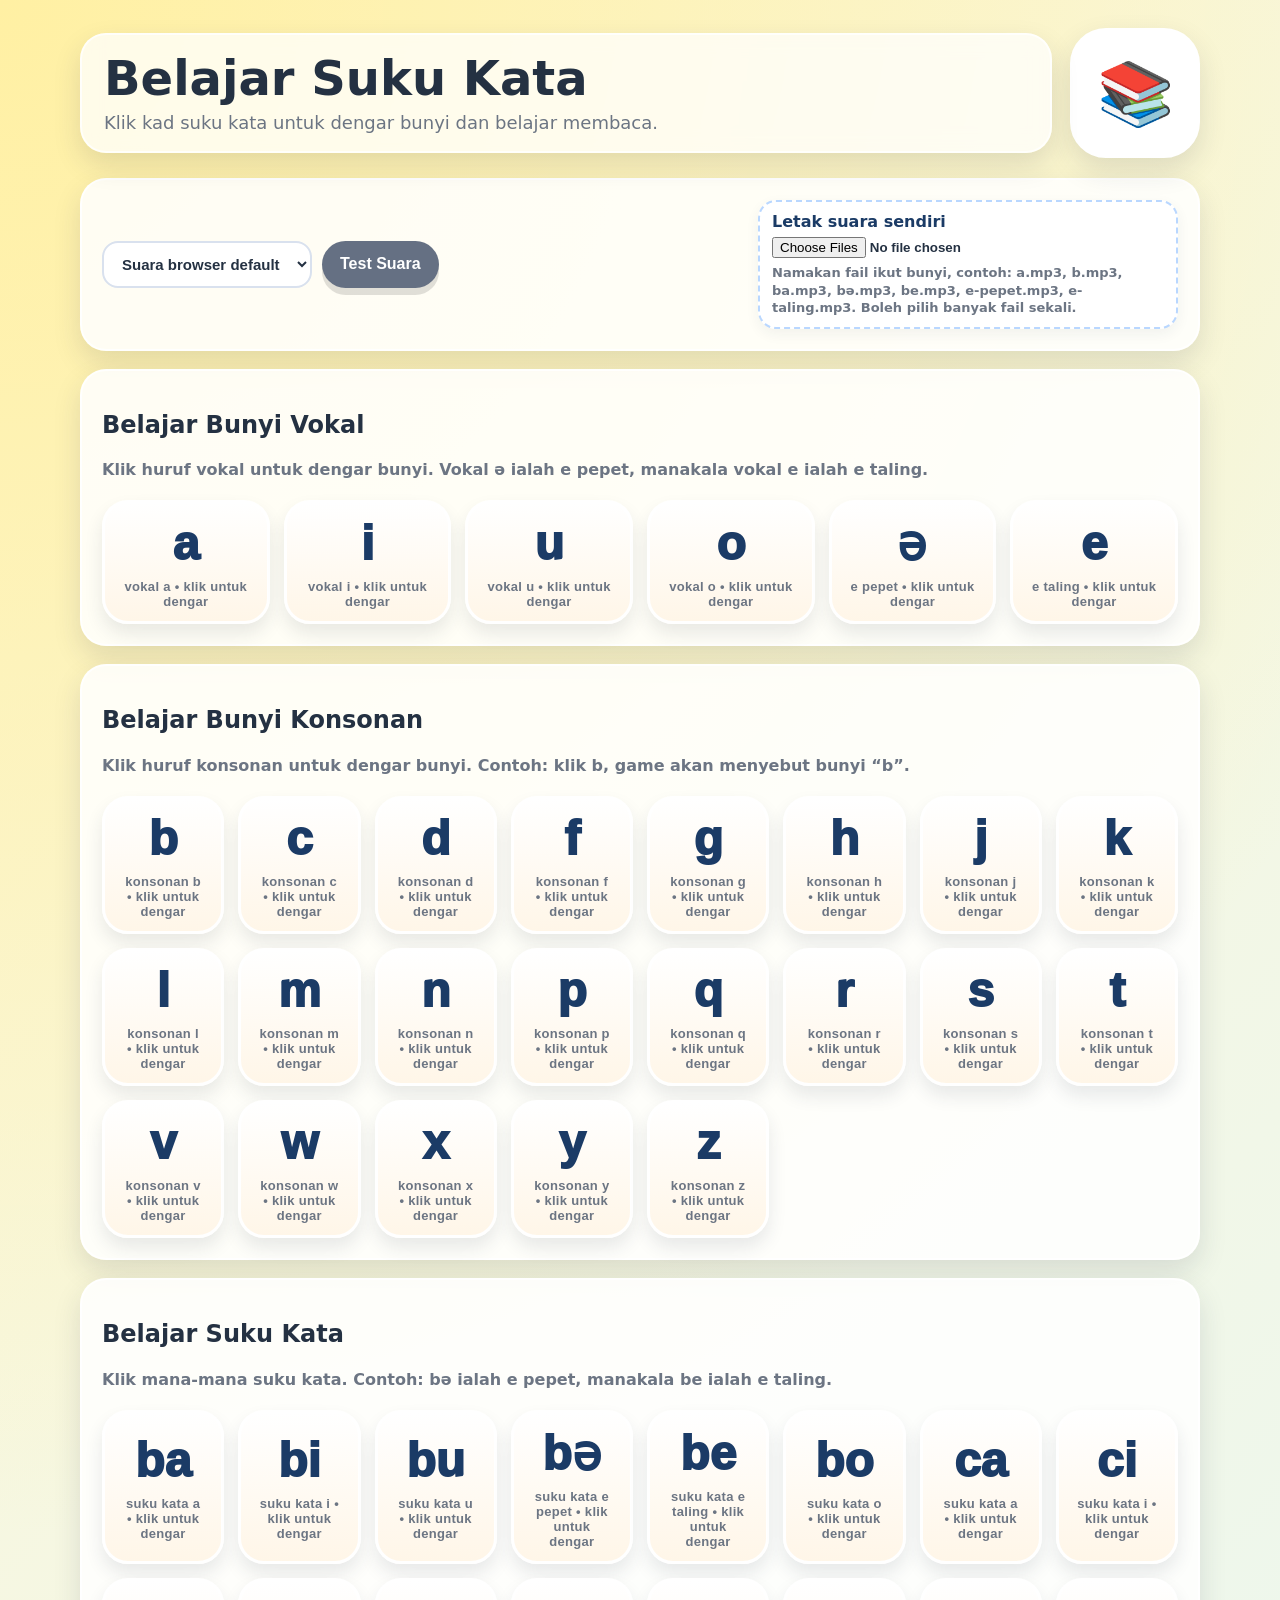
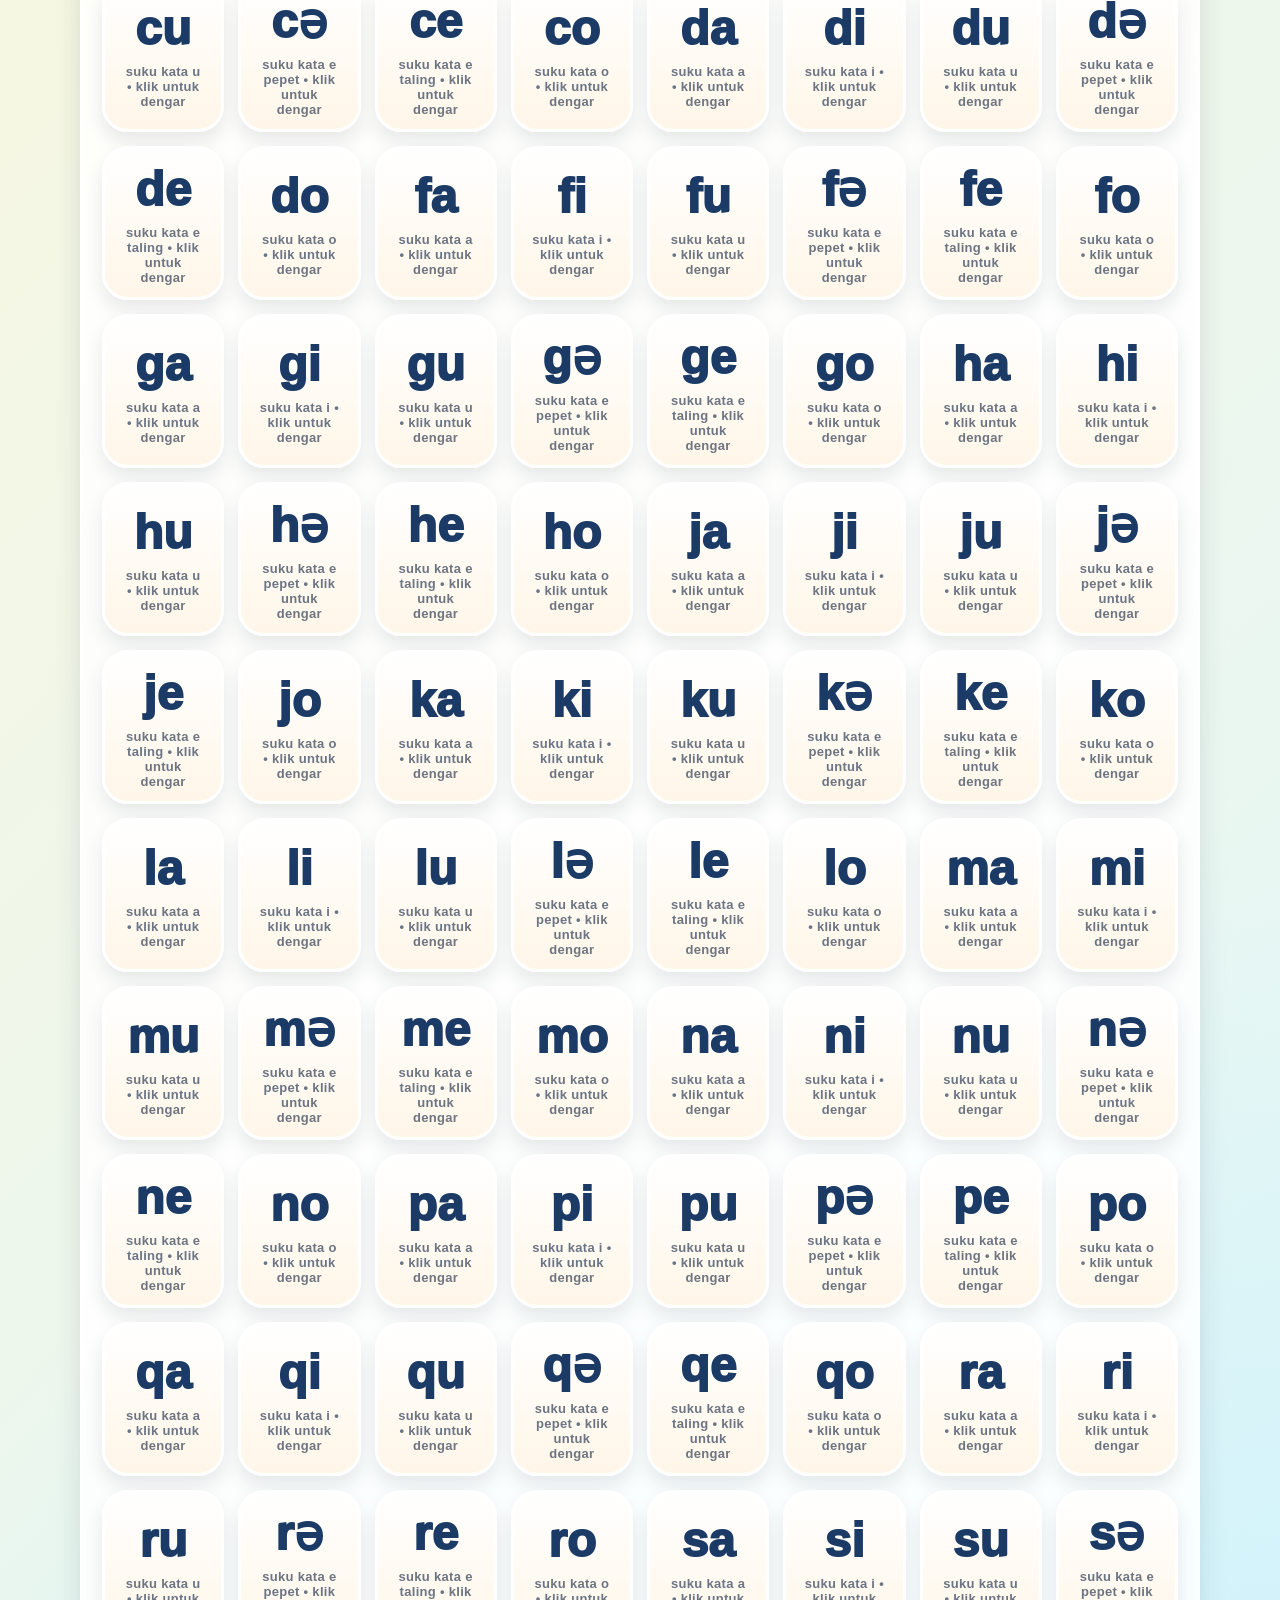
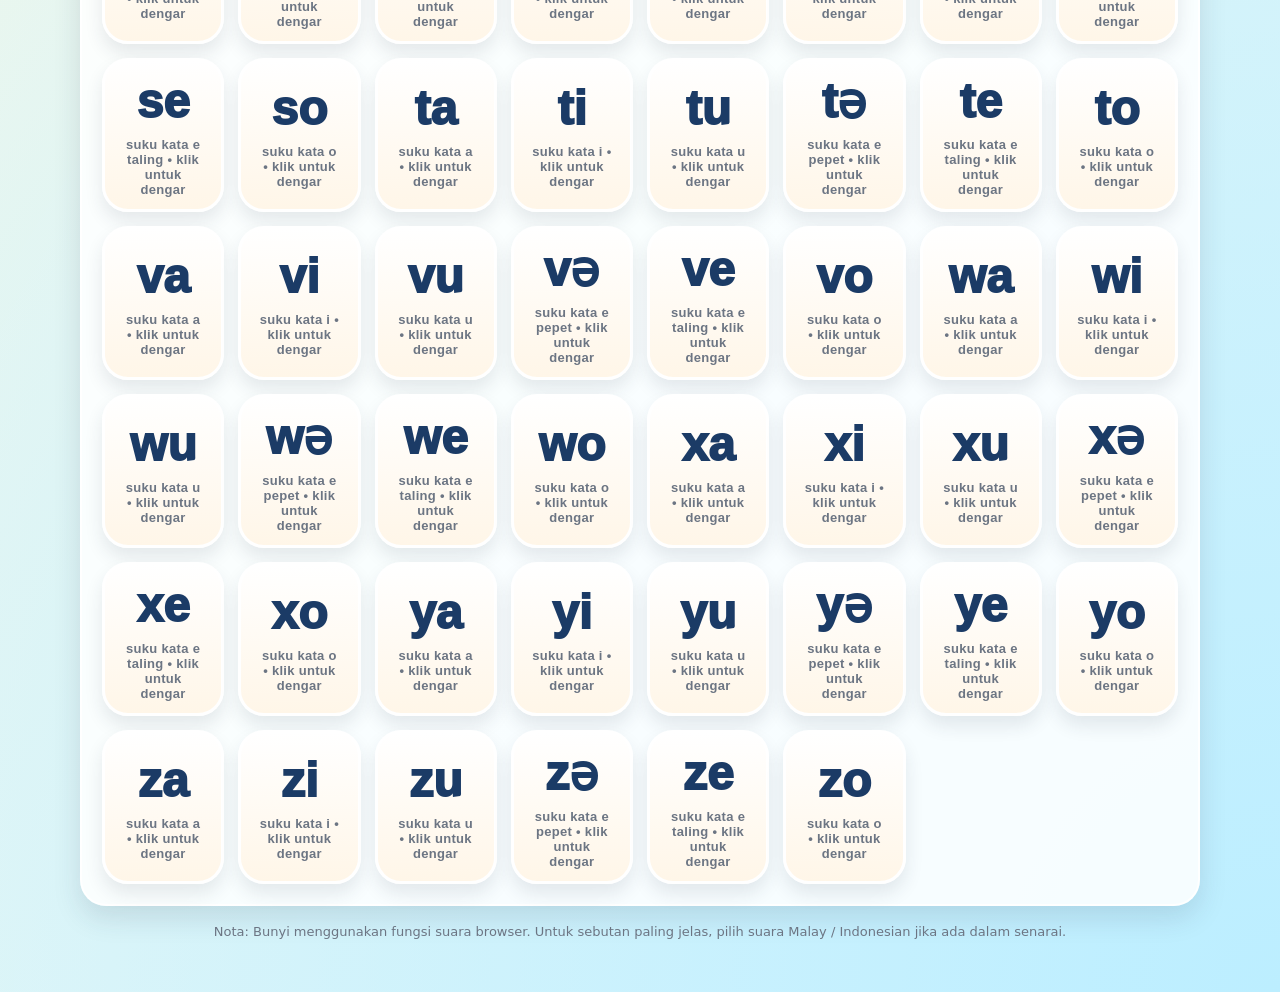
<file: index.html>
<!DOCTYPE html>

<html lang="ms">
<head>
<meta charset="utf-8"/>
<meta content="width=device-width, initial-scale=1.0" name="viewport"/>
<title>Belajar Suku Kata</title>
<link href="styles.css" rel="stylesheet"/>
</head>
<body>
<main class="wrap">
<header>
<section class="titleBox">
<h1>Belajar Suku Kata</h1>
<p class="subtitle">Klik kad suku kata untuk dengar bunyi dan belajar membaca.</p>
</section>
<div aria-hidden="true" class="mascot">📚</div>
</header>
<section class="panel topControls">
<div class="voiceBtns">
<select id="voiceSelect" title="Pilih suara"></select>
<button class="gray" id="testVoice">Test Suara</button>
</div>
<div class="audioUploadBox">
<label for="audioUpload">Letak suara sendiri</label>
<input accept="audio/*" id="audioUpload" multiple="" type="file"/>
<div class="audioStatus" id="audioStatus">Namakan fail ikut bunyi, contoh: a.mp3, b.mp3, ba.mp3, bǝ.mp3, be.mp3, e-pepet.mp3, e-taling.mp3. Boleh pilih banyak fail sekali.</div>
</div>
</section>
<section class="panel">
<h2>Belajar Bunyi Vokal</h2>
<p class="smallNote">Klik huruf vokal untuk dengar bunyi. Vokal <b>ǝ</b> ialah <b>e pepet</b>, manakala vokal <b>e</b> ialah <b>e taling</b>.</p>
<div class="learnGrid" id="vowelGrid"></div>
</section>
<section class="panel">
<h2>Belajar Bunyi Konsonan</h2>
<p class="smallNote">Klik huruf konsonan untuk dengar bunyi. Contoh: klik <b>b</b>, game akan menyebut bunyi “b”.</p>
<div class="learnGrid" id="consonantGrid"></div>
</section>
<section class="panel">
<h2>Belajar Suku Kata</h2>
<p class="smallNote">Klik mana-mana suku kata. Contoh: <b>bǝ</b> ialah e pepet, manakala <b>be</b> ialah e taling.</p>
<div class="learnGrid" id="learnGrid"></div>
</section>
<p class="footerNote">Nota: Bunyi menggunakan fungsi suara browser. Untuk sebutan paling jelas, pilih suara Malay / Indonesian jika ada dalam senarai.</p>
</main>
<script src="script.js"></script>
</body>
</html>
</file>
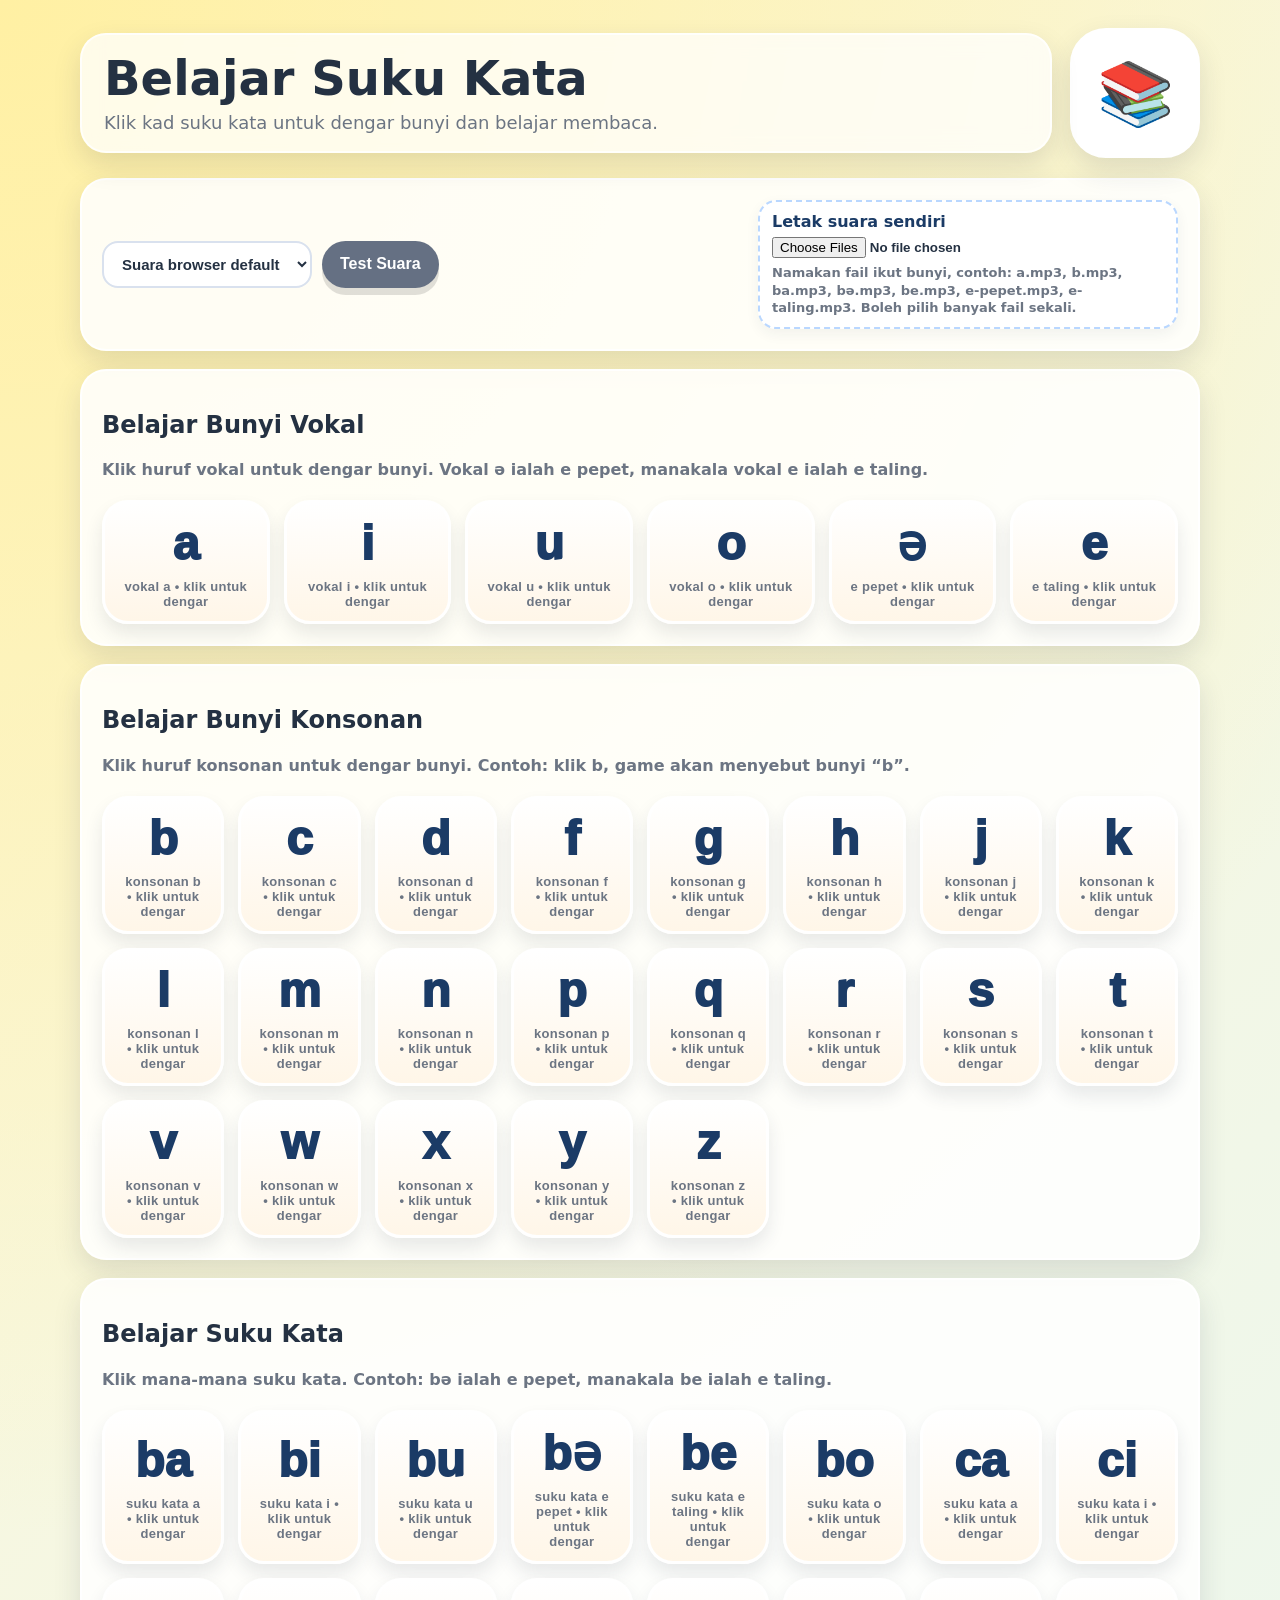
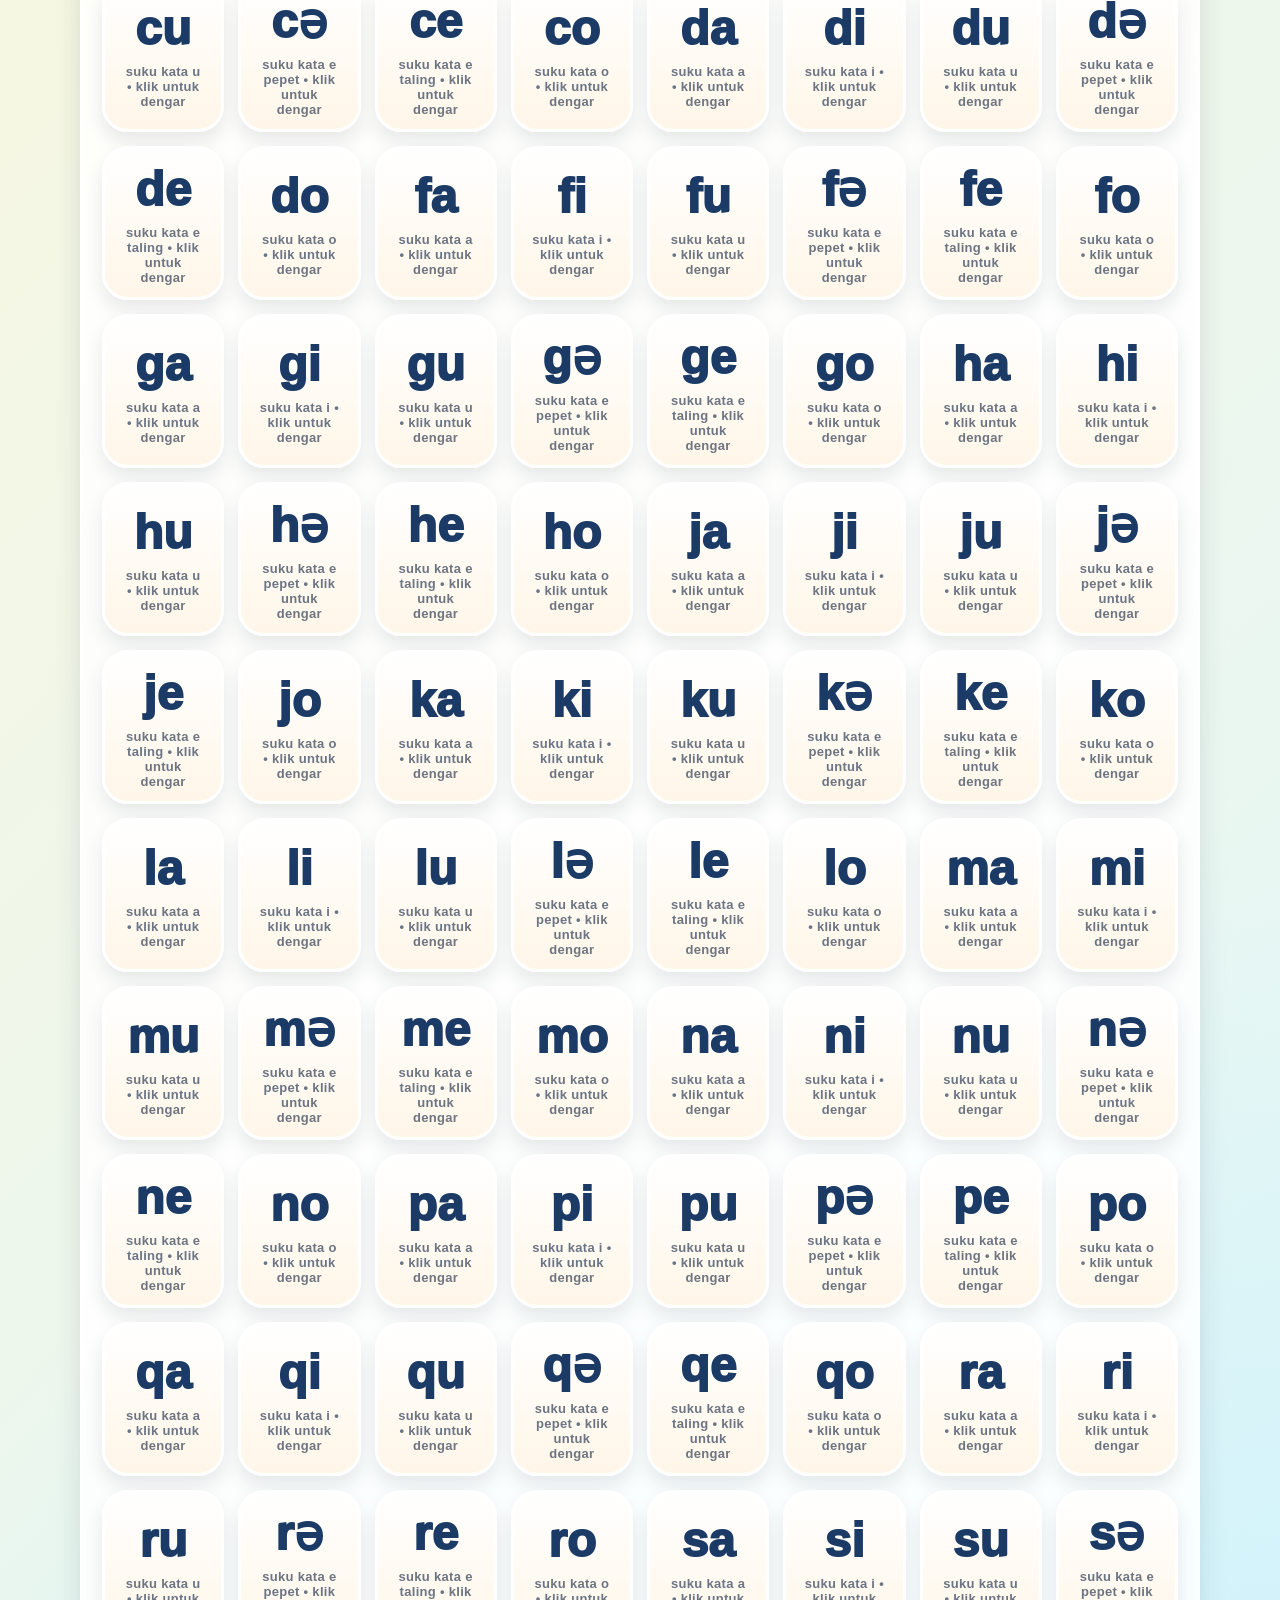
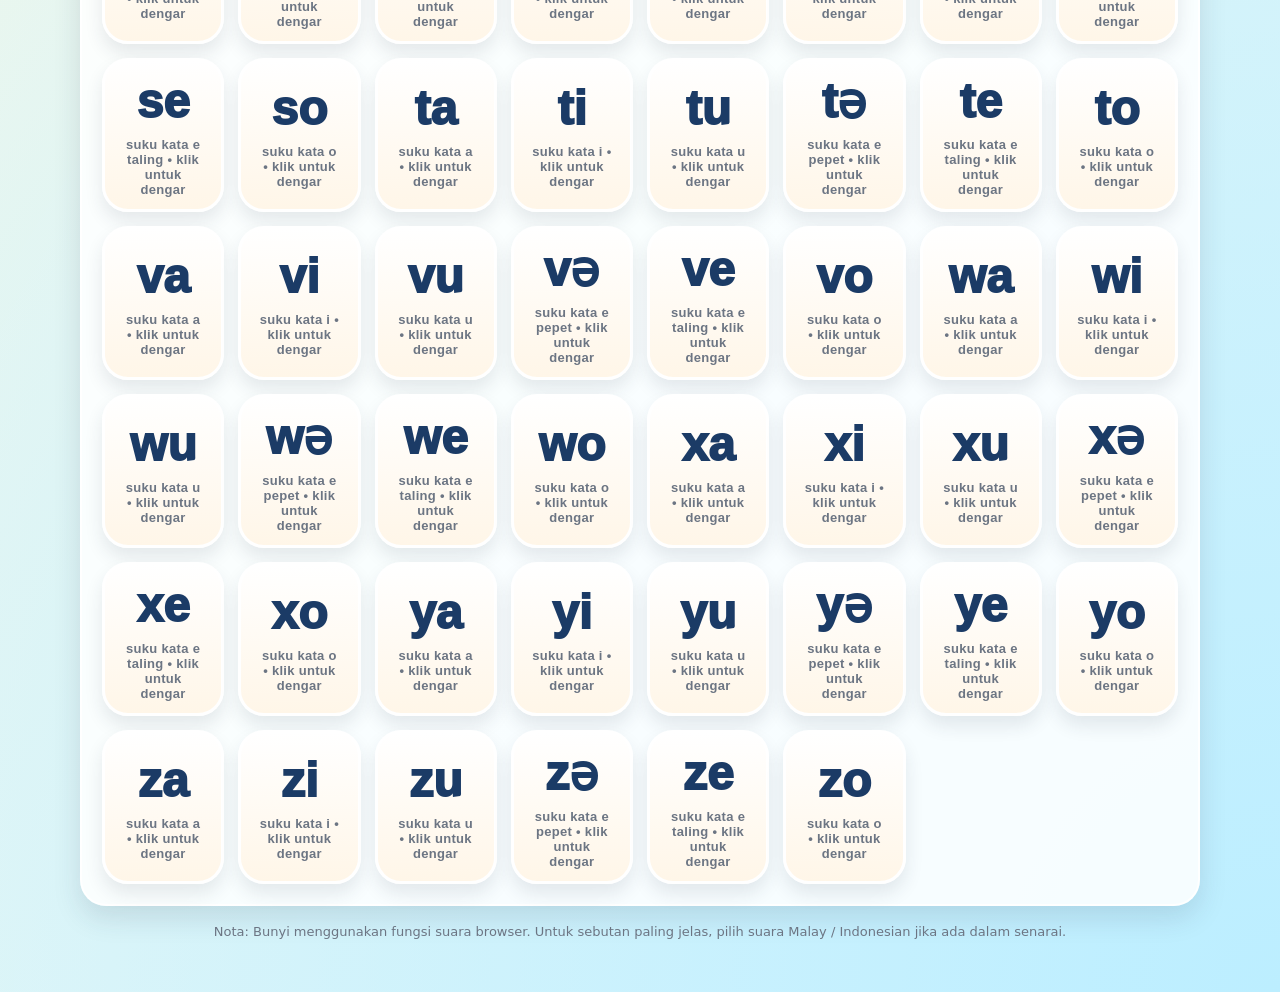
<file: index (1).html>
<!DOCTYPE html>

<html lang="ms">
<head>
<meta charset="utf-8"/>
<meta content="width=device-width, initial-scale=1.0" name="viewport"/>
<title>Belajar Suku Kata</title>
<link href="styles.css" rel="stylesheet"/>
</head>
<body>
<main class="wrap">
<header>
<section class="titleBox">
<h1>Belajar Suku Kata</h1>
<p class="subtitle">Klik kad suku kata untuk dengar bunyi dan belajar membaca.</p>
</section>
<div aria-hidden="true" class="mascot">📚</div>
</header>
<section class="panel topControls">
<div class="voiceBtns">
<select id="voiceSelect" title="Pilih suara"></select>
<button class="gray" id="testVoice">Test Suara</button>
</div>
<div class="audioUploadBox">
<label for="audioUpload">Letak suara sendiri</label>
<input accept="audio/*" id="audioUpload" multiple="" type="file"/>
<div class="audioStatus" id="audioStatus">Namakan fail ikut bunyi, contoh: a.mp3, b.mp3, ba.mp3, bǝ.mp3, be.mp3, e-pepet.mp3, e-taling.mp3. Boleh pilih banyak fail sekali.</div>
</div>
</section>
<section class="panel">
<h2>Belajar Bunyi Vokal</h2>
<p class="smallNote">Klik huruf vokal untuk dengar bunyi. Vokal <b>ǝ</b> ialah <b>e pepet</b>, manakala vokal <b>e</b> ialah <b>e taling</b>.</p>
<div class="learnGrid" id="vowelGrid"></div>
</section>
<section class="panel">
<h2>Belajar Bunyi Konsonan</h2>
<p class="smallNote">Klik huruf konsonan untuk dengar bunyi. Contoh: klik <b>b</b>, game akan menyebut bunyi “b”.</p>
<div class="learnGrid" id="consonantGrid"></div>
</section>
<section class="panel">
<h2>Belajar Suku Kata</h2>
<p class="smallNote">Klik mana-mana suku kata. Contoh: <b>bǝ</b> ialah e pepet, manakala <b>be</b> ialah e taling.</p>
<div class="learnGrid" id="learnGrid"></div>
</section>
<p class="footerNote">Nota: Bunyi menggunakan fungsi suara browser. Untuk sebutan paling jelas, pilih suara Malay / Indonesian jika ada dalam senarai.</p>
</main>
<script src="script.js"></script>
</body>
</html>
</file>
<file: styles.css>
:root{
  --bg1:#fff7d6;
  --bg2:#dff7ff;
  --card:#ffffff;
  --main:#ff8a00;
  --accent:#2f80ed;
  --good:#22a06b;
  --bad:#e5484d;
  --text:#243142;
  --muted:#6c7583;
  --shadow:0 12px 28px rgba(36,49,66,.13);
  --radius:26px;
}
*{box-sizing:border-box}
body{
  margin:0;
  font-family: system-ui, -apple-system, BlinkMacSystemFont, "Segoe UI", sans-serif;
  min-height:100vh;
  color:var(--text);
  background:
    radial-gradient(circle at top left, #fff0a3 0, transparent 35%),
    radial-gradient(circle at bottom right, #bceeff 0, transparent 40%),
    linear-gradient(135deg,var(--bg1),var(--bg2));
}
.wrap{
  width:min(1120px, 94vw);
  margin:auto;
  padding:28px 0 40px;
}
header{
  display:flex;
  gap:18px;
  justify-content:space-between;
  align-items:center;
  flex-wrap:wrap;
  margin-bottom:20px;
}
.titleBox{
  background:rgba(255,255,255,.75);
  backdrop-filter: blur(10px);
  border:2px solid rgba(255,255,255,.75);
  border-radius:var(--radius);
  padding:18px 22px;
  box-shadow:var(--shadow);
  flex:1 1 460px;
}
h1{margin:0;font-size:clamp(28px, 4vw, 48px);line-height:1.05}
.subtitle{margin:8px 0 0;color:var(--muted);font-size:clamp(15px,2vw,18px)}
.mascot{
  flex:0 0 auto;
  width:130px;
  height:130px;
  border-radius:36px;
  background:#fff;
  display:grid;
  place-items:center;
  font-size:62px;
  box-shadow:var(--shadow);
  border:3px solid #fff;
}
.panel{
  background:rgba(255,255,255,.86);
  border:2px solid rgba(255,255,255,.88);
  border-radius:var(--radius);
  box-shadow:var(--shadow);
  padding:20px;
  margin:18px 0;
}
.topControls{
  display:flex;
  align-items:center;
  justify-content:space-between;
  gap:16px;
  flex-wrap:wrap;
}
.navBtns, .voiceBtns{display:flex; gap:10px; flex-wrap:wrap}
button, .navBtn{
  cursor:pointer;
  border:0;
  border-radius:999px;
  padding:12px 18px;
  font-weight:800;
  font-size:16px;
  color:#fff;
  background:var(--accent);
  box-shadow:0 7px 0 rgba(0,0,0,.12);
  transform:translateY(0);
  transition:.15s ease;
  text-decoration:none;
  display:inline-flex;
  align-items:center;
  justify-content:center;
}
button:hover, .navBtn:hover{filter:brightness(1.04); transform:translateY(-1px)}
button:active, .navBtn:active{transform:translateY(3px); box-shadow:0 3px 0 rgba(0,0,0,.14)}
button.secondary, .navBtn.secondary{background:#7c59d1}
button.orange, .navBtn.orange{background:var(--main)}
button.good, .navBtn.good{background:var(--good)}
button.gray{background:#657083}
select{
  padding:12px 14px;
  border-radius:16px;
  border:2px solid #d9e1ee;
  font-size:15px;
  font-weight:700;
  background:#fff;
  color:var(--text);
  max-width:100%;
}
.learnGrid{
  display:grid;
  grid-template-columns:repeat(auto-fit,minmax(120px,1fr));
  gap:14px;
  margin-top:18px;
}
.syllableCard{
  background:linear-gradient(180deg,#fff,#fff6e8);
  border:3px solid #fff;
  border-radius:26px;
  min-height:112px;
  display:flex;
  flex-direction:column;
  align-items:center;
  justify-content:center;
  gap:8px;
  font-size:48px;
  font-weight:950;
  color:#1b3b66;
  box-shadow:0 10px 18px rgba(36,49,66,.1);
  user-select:none;
}
.syllableCard span{
  font-size:13px;
  letter-spacing:.3px;
  color:var(--muted);
  font-weight:800;
}
.syllableCard:hover{background:linear-gradient(180deg,#fff,#eaf6ff)}
.syllableCard.playing{animation:pop .35s ease; border-color:#ffca4b}
@keyframes pop{50%{transform:scale(1.08) rotate(-1.5deg)}}
.quizPrompt{
  font-size:clamp(24px,4vw,44px);
  font-weight:950;
  margin:8px 0 12px;
  text-align:center;
}
.scoreRow{
  display:flex;
  gap:12px;
  justify-content:center;
  align-items:center;
  flex-wrap:wrap;
  margin:10px 0 18px;
}
.pill{
  background:#fff;
  border-radius:999px;
  padding:10px 14px;
  font-weight:900;
  box-shadow:0 5px 14px rgba(36,49,66,.08);
}
.choices{
  display:grid;
  grid-template-columns:repeat(auto-fit,minmax(140px,1fr));
  gap:14px;
  margin-top:14px;
}
.choice{
  min-height:110px;
  font-size:48px;
  border-radius:24px;
  background:#fff;
  color:#1b3b66;
  border:3px solid #d9eaff;
  box-shadow:0 8px 0 rgba(47,128,237,.16);
}
.choice.correct{background:#eafff4;border-color:var(--good);color:var(--good)}
.choice.wrong{background:#fff0f0;border-color:var(--bad);color:var(--bad)}
.message{
  min-height:36px;
  font-size:22px;
  font-weight:900;
  margin-top:14px;
  text-align:center;
}
.message.ok{color:var(--good)}
.message.no{color:var(--bad)}
.center{text-align:center}
.wordArea{
  min-height:82px;
  background:#f6fbff;
  border:3px dashed #9bc9ff;
  border-radius:24px;
  display:flex;
  align-items:center;
  justify-content:center;
  gap:8px;
  flex-wrap:wrap;
  padding:14px;
  font-size:42px;
  font-weight:950;
  color:#1b3b66;
  margin:12px 0;
}
.smallNote{color:var(--muted);font-weight:700;line-height:1.5}
.footerNote{font-size:13px;color:var(--muted);text-align:center;margin-top:18px}
.audioUploadBox{
  display:flex;
  flex-direction:column;
  gap:6px;
  min-width:260px;
  max-width:420px;
  background:#fff;
  border:2px dashed #b9d7ff;
  border-radius:18px;
  padding:10px 12px;
  box-shadow:0 5px 14px rgba(36,49,66,.06);
}
.audioUploadBox label{
  font-weight:900;
  color:#1b3b66;
}
.audioUploadBox input{
  font-weight:700;
  max-width:100%;
}
.audioStatus{
  font-size:13px;
  color:var(--muted);
  font-weight:700;
  line-height:1.35;
}
@media(max-width:560px){
  .mascot{width:92px;height:92px;font-size:46px;border-radius:26px}
  .panel{padding:15px}
  button, .navBtn{width:100%;justify-content:center}
  .navBtns, .voiceBtns{width:100%}
  .navBtns button, .voiceBtns button, .navBtns .navBtn, .voiceBtns .navBtn{flex:1 1 160px}
  .syllableCard{font-size:42px;min-height:98px}
}
</file>
